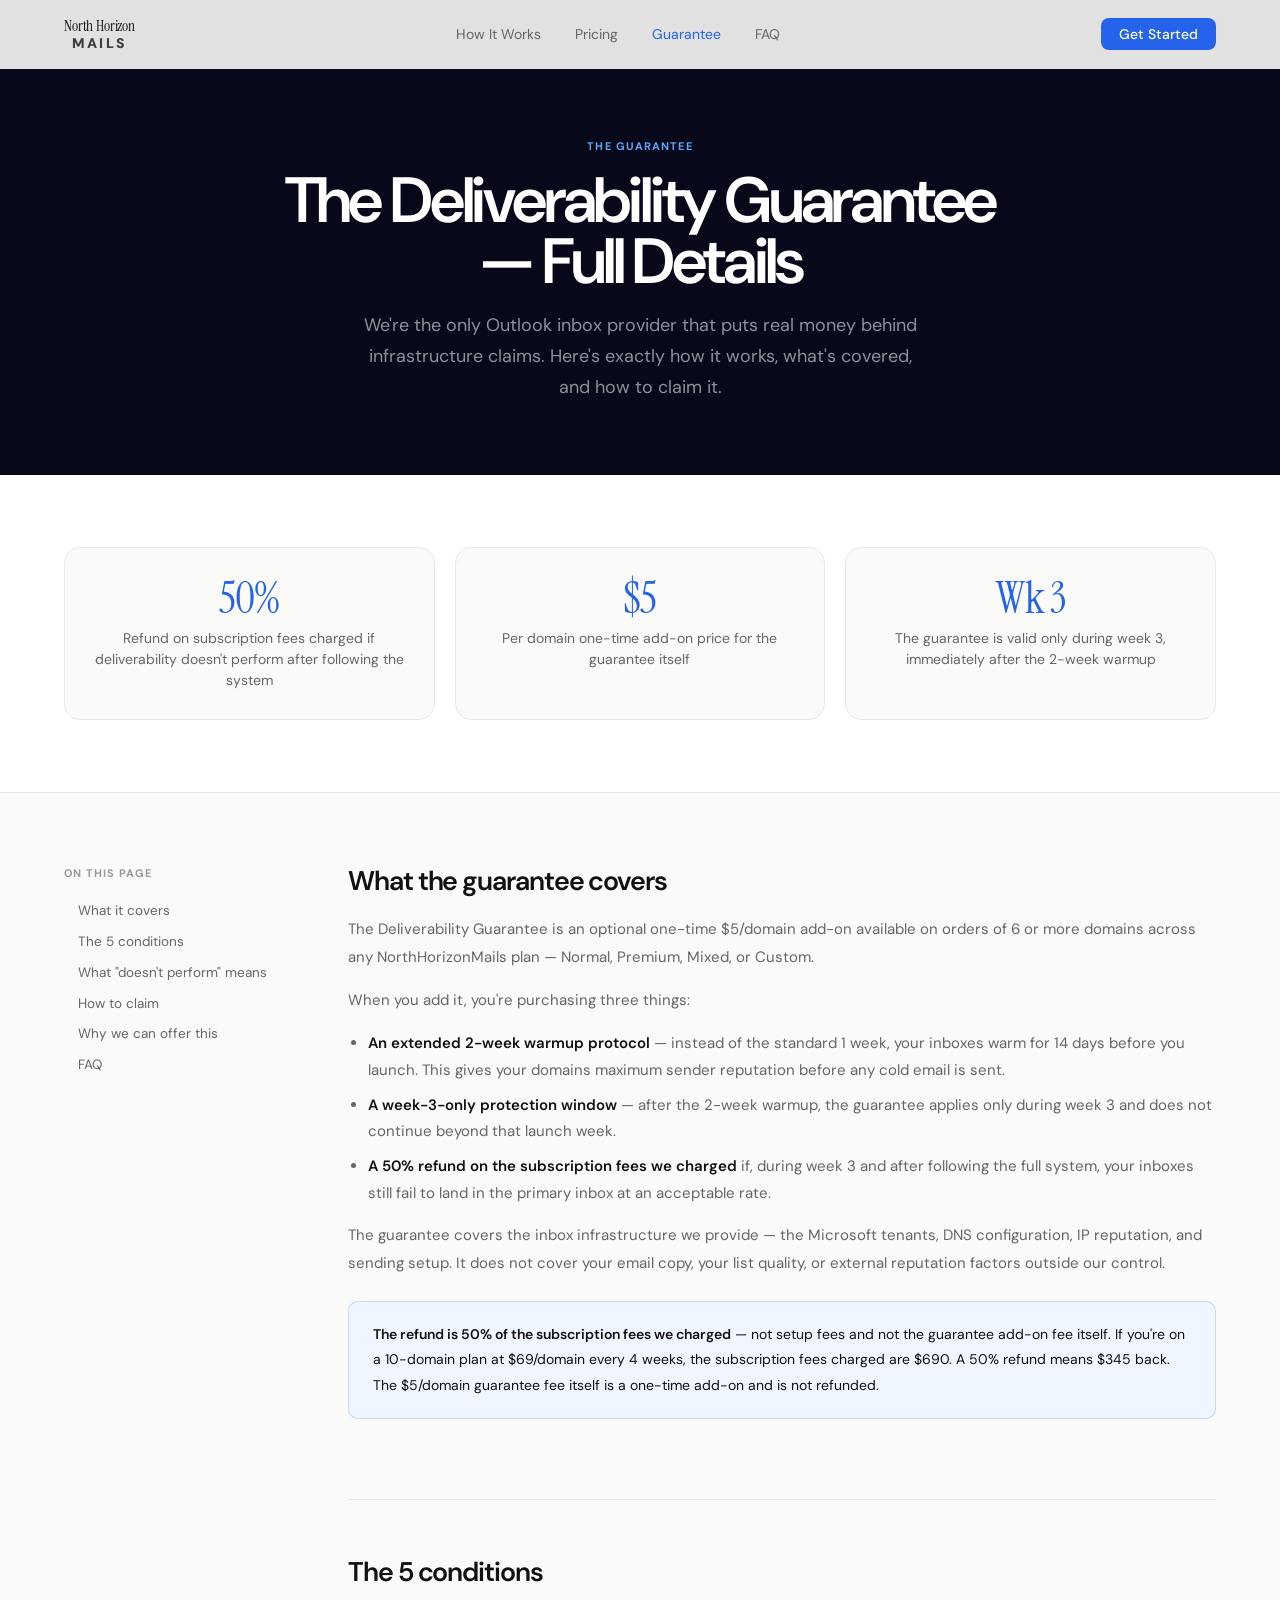
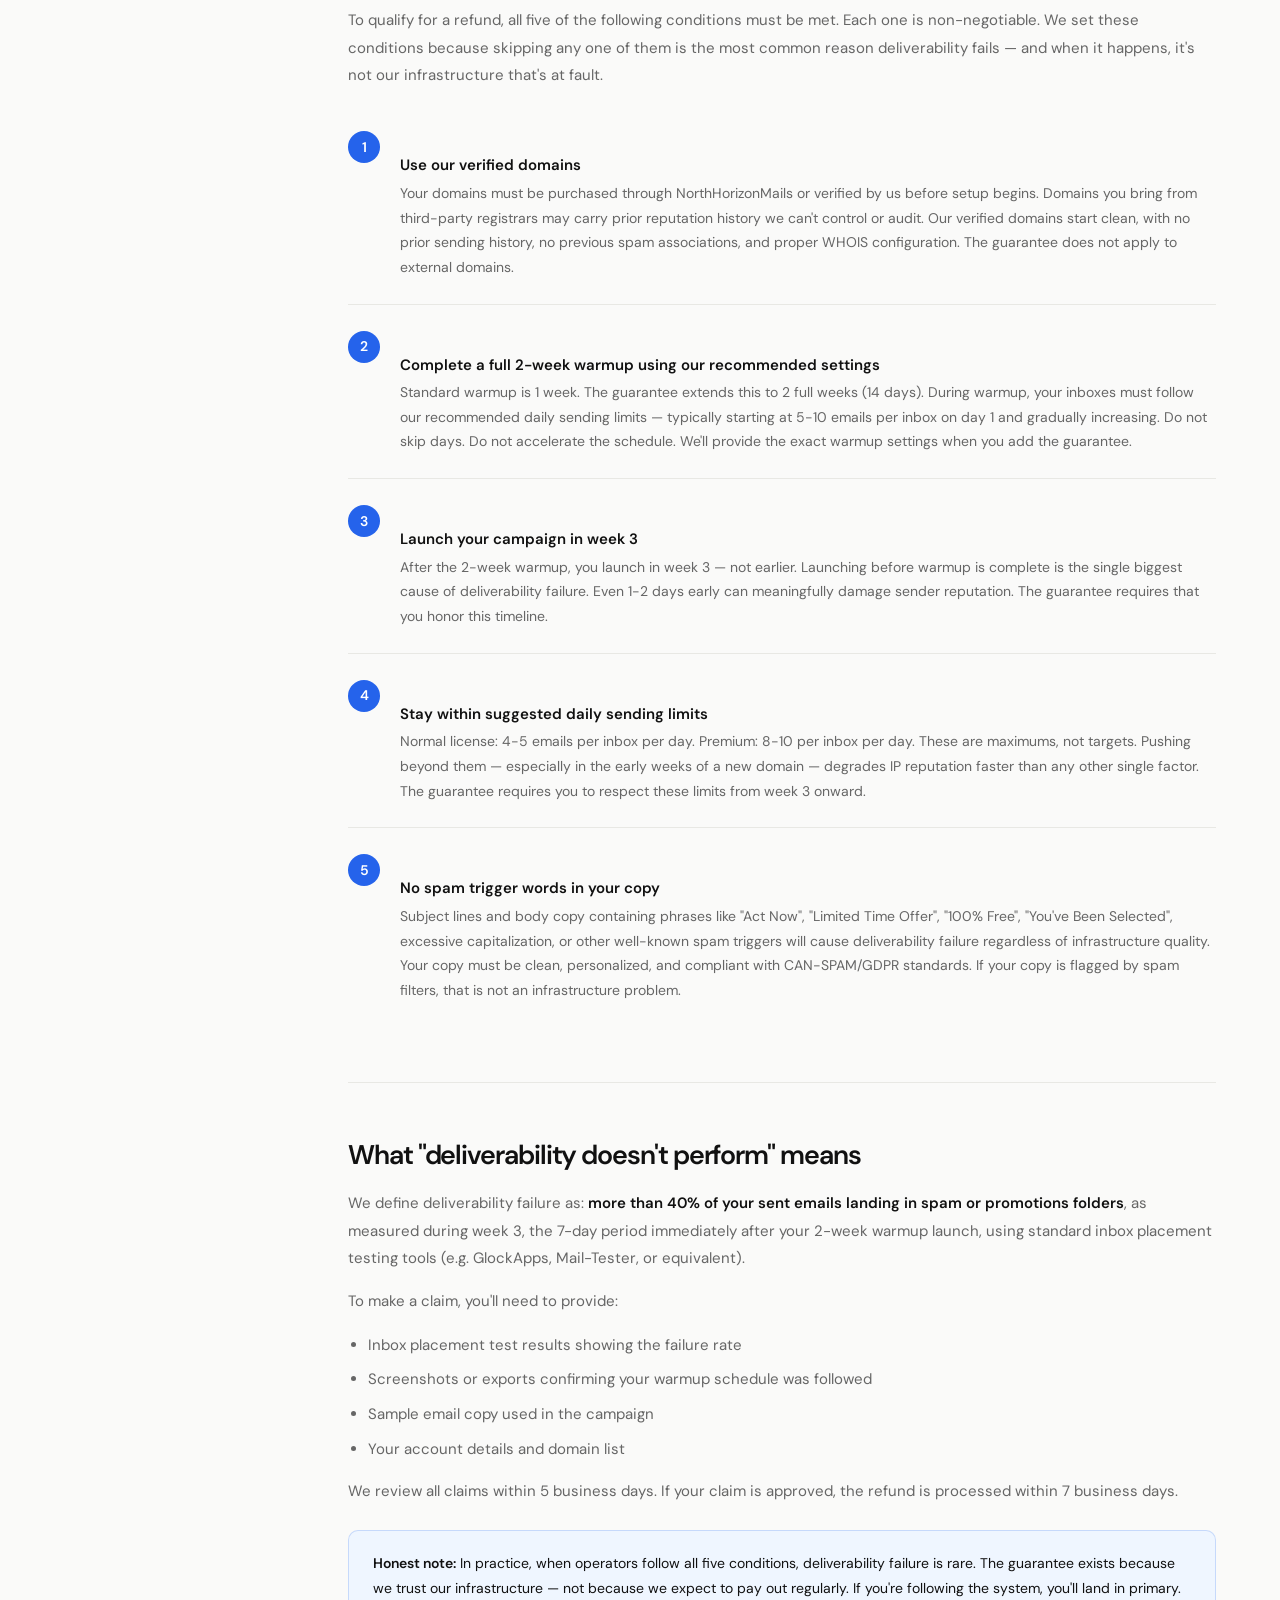
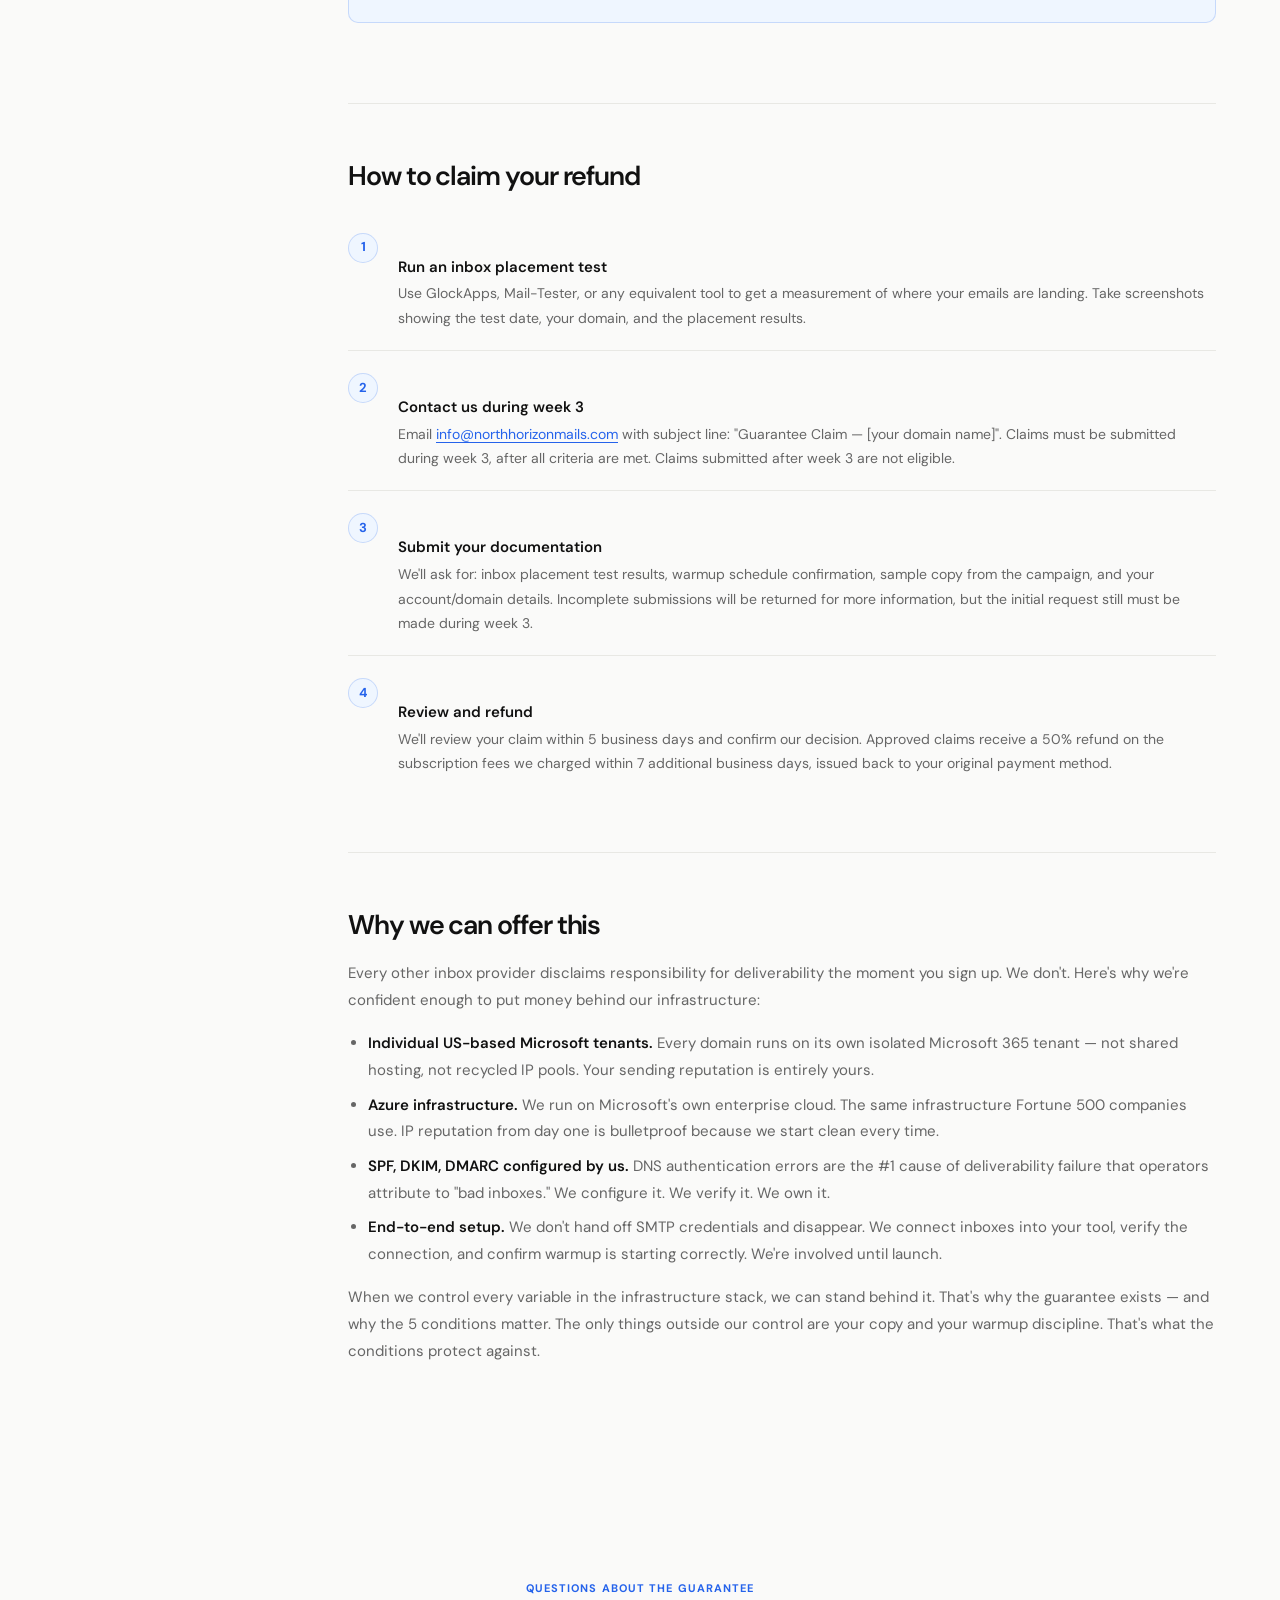
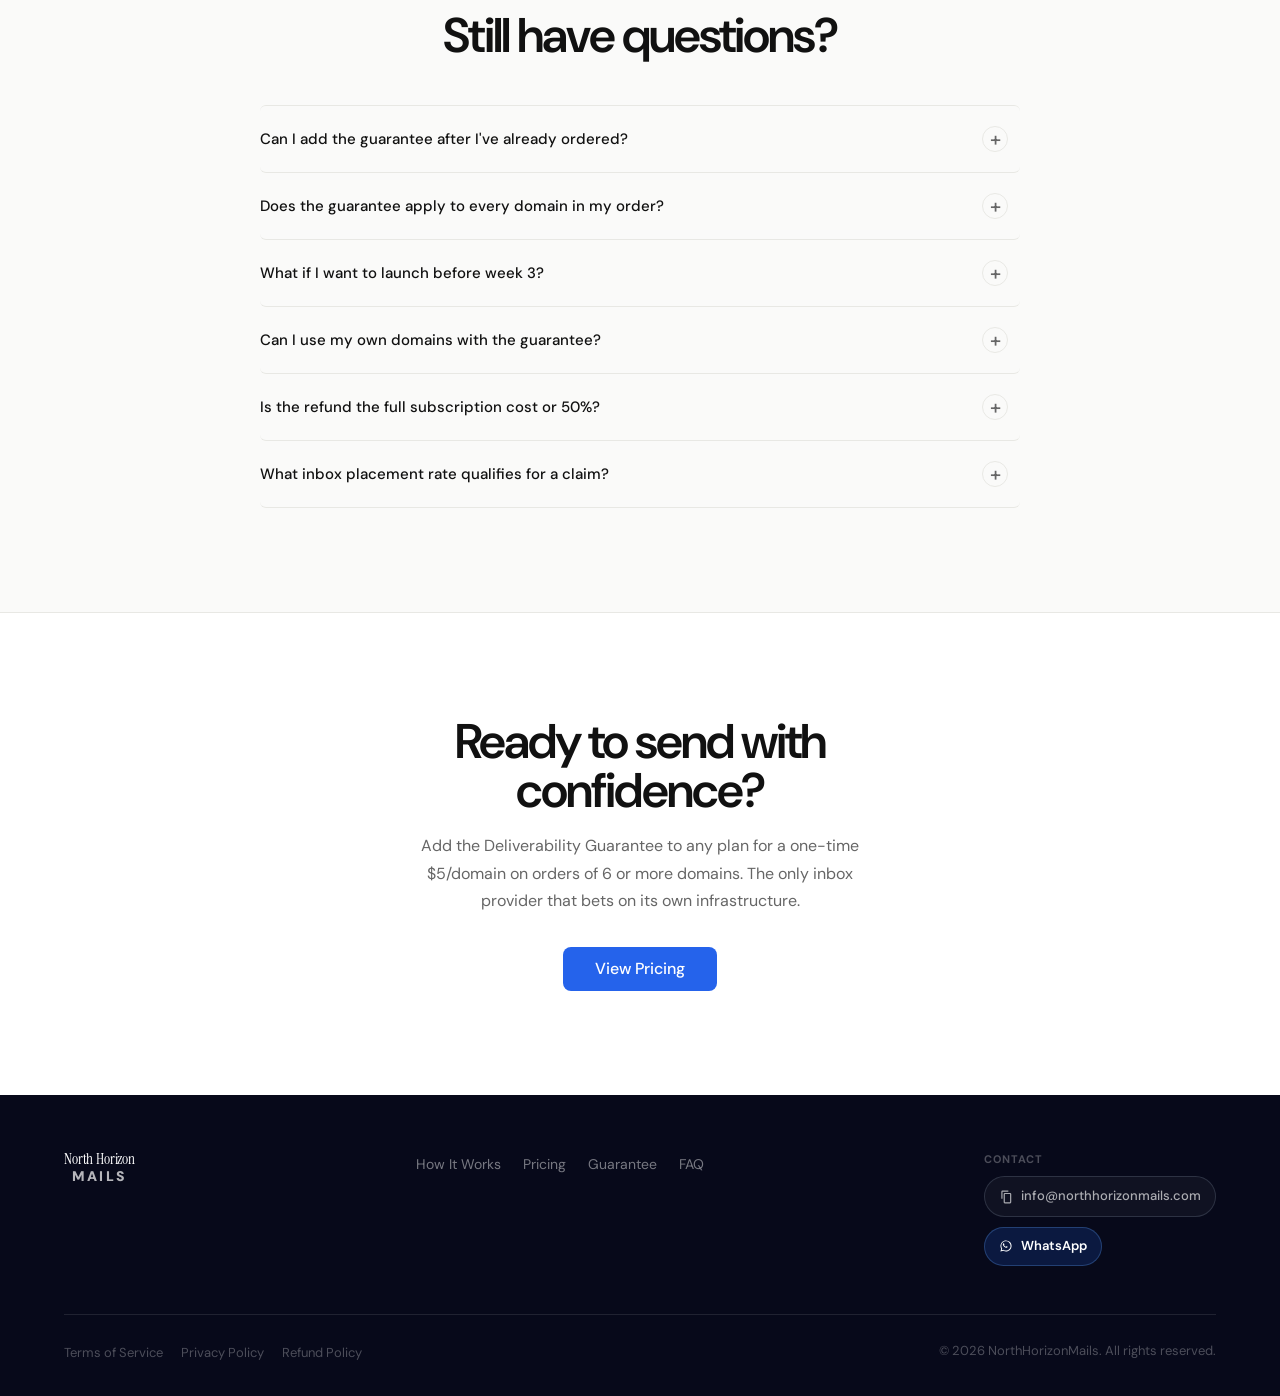
<file: guarantee.html>
<!DOCTYPE html>
<html lang="en">
<head>
  <meta charset="UTF-8" />
  <meta name="viewport" content="width=device-width, initial-scale=1.0" />
  <title>The Deliverability Guarantee — NorthHorizonMails</title>
  <meta name="description" content="Full details on the NorthHorizonMails Deliverability Guarantee. Follow the system, and if deliverability doesn't perform, we refund 50% of the subscription fees we charged." />
  <link rel="icon" href="favicon.svg" type="image/svg+xml" />
  <link rel="preconnect" href="https://fonts.googleapis.com" />
  <link rel="preconnect" href="https://fonts.gstatic.com" crossorigin />
  <link href="https://fonts.googleapis.com/css2?family=Instrument+Serif:ital@0;1&family=DM+Sans:opsz,wght@9..40,300;9..40,400;9..40,500;9..40,600;9..40,700&display=swap" rel="stylesheet" />
  <link rel="stylesheet" href="styles/tokens.css" />
  <link rel="stylesheet" href="styles/base.css" />
  <link rel="stylesheet" href="styles/animations.css" />
  <link rel="stylesheet" href="styles/components.css" />
  <link rel="stylesheet" href="styles/navbar.css" />
  <link rel="stylesheet" href="styles/footer.css" />
  <link rel="stylesheet" href="styles/page.css" />
  <link rel="stylesheet" href="styles/faq.css" />
  <style>
    /* ── Guarantee page specific ── */
    .g-page-hero {
      padding: calc(var(--nav-h) + 64px) 0 72px;
      background: var(--dark-bg);
      text-align: center;
    }
    .g-page-hero .tag { color: #60A5FA; }
    .g-page-hero h1 { color: white; max-width: 720px; margin: 0 auto 18px; }
    .g-page-hero p {
      font-size: 18px; color: rgba(255,255,255,0.55);
      max-width: 560px; margin: 0 auto; line-height: 1.72;
    }

    .g-overview {
      padding: 72px 0;
      background: var(--bg-alt);
      border-bottom: 1px solid var(--border-solid);
    }
    .g-overview-grid {
      display: grid;
      grid-template-columns: repeat(3, 1fr);
      gap: 20px;
    }
    .g-stat {
      text-align: center;
      padding: 28px 20px;
      background: var(--bg);
      border: 1px solid var(--border-solid);
      border-radius: var(--radius-lg);
    }
    .g-stat-n {
      font-family: var(--font-serif);
      font-size: 44px;
      letter-spacing: -0.02em;
      color: var(--accent);
      line-height: 1;
      margin-bottom: 8px;
    }
    .g-stat-l {
      font-size: 14px;
      color: var(--text-muted);
      line-height: 1.5;
    }

    .cond-detail {
      display: flex;
      gap: 20px;
      align-items: flex-start;
      padding: 24px 0;
      border-bottom: 1px solid var(--border-solid);
    }
    .cond-detail:last-child { border-bottom: none; }
    .cond-n {
      width: 32px; height: 32px; border-radius: 50%;
      background: var(--accent); color: white;
      font-size: 14px; font-weight: 600;
      display: flex; align-items: center; justify-content: center;
      flex-shrink: 0; margin-top: 2px;
    }
    .cond-body h3 {
      font-family: var(--font-sans);
      font-size: 15px; font-weight: 600; color: var(--text);
      margin-bottom: 6px;
    }
    .cond-body p {
      font-size: 14px; color: var(--text-muted); line-height: 1.76;
    }

    .claim-steps {
      counter-reset: claim;
    }
    .claim-step {
      display: flex; gap: 20px; align-items: flex-start;
      padding: 20px 0; border-bottom: 1px solid var(--border-solid);
    }
    .claim-step:last-child { border-bottom: none; }
    .claim-n {
      width: 30px; height: 30px; border-radius: 50%;
      background: var(--accent-bg); color: var(--accent);
      font-size: 13px; font-weight: 700;
      display: flex; align-items: center; justify-content: center;
      flex-shrink: 0; margin-top: 2px;
      border: 1.5px solid var(--accent-border);
    }
    .claim-body h3 {
      font-family: var(--font-sans);
      font-size: 15px; font-weight: 600; color: var(--text);
      margin-bottom: 5px;
    }
    .claim-body p { font-size: 14px; color: var(--text-muted); line-height: 1.74; }

    #g-faq { padding: var(--section-py) 0; background: var(--bg); }
    #g-faq .faq-hd { text-align: center; margin-bottom: 44px; }

    .g-cta-section {
      padding: var(--section-py) 0;
      background: var(--bg-alt);
      text-align: center;
      border-top: 1px solid var(--border-solid);
    }
    .g-cta-section h2 { max-width: 600px; margin: 0 auto 16px; }
    .g-cta-section p {
      font-size: 16px; color: var(--text-muted);
      max-width: 460px; margin: 0 auto 32px; line-height: 1.72;
    }
    .g-cta-section .btn { font-size: 16px; padding: 14px 32px; }

    @media (max-width: 700px) {
      .g-overview-grid { grid-template-columns: 1fr; }
      .cond-detail, .claim-step { flex-direction: row; }
    }
  </style>
</head>
<body>
<div class="cursor-dot" aria-hidden="true"></div>

<!-- NAVBAR -->
<nav id="navbar">
  <div class="nav-inner">
    <a href="index.html" class="nav-logo">
      <span class="logo-top">North Horizon</span>
      <span class="logo-bottom">Mails</span>
    </a>
    <ul class="nav-links">
      <li><a href="index.html#how-it-works">How It Works</a></li>
      <li><a href="index.html#pricing">Pricing</a></li>
      <li><a href="guarantee.html" style="color:var(--accent)">Guarantee</a></li>
      <li><a href="index.html#faq">FAQ</a></li>
    </ul>
    <a href="index.html#pricing" class="btn btn-primary nav-cta">Get Started</a>
    <button class="hamburger" id="hamburger" aria-label="Open menu" aria-expanded="false">
      <span></span><span></span><span></span>
    </button>
  </div>
</nav>
<div class="mobile-nav" id="mobile-nav">
  <a href="index.html#how-it-works">How It Works</a>
  <a href="index.html#pricing">Pricing</a>
  <a href="guarantee.html">Guarantee</a>
  <a href="index.html#faq">FAQ</a>
  <a href="index.html#pricing" class="btn btn-primary">Get Started</a>
</div>

<!-- HERO -->
<section class="g-page-hero">
  <div class="container">
    <span class="tag">The guarantee</span>
    <h1>The Deliverability Guarantee — Full Details</h1>
    <p>We're the only Outlook inbox provider that puts real money behind infrastructure claims. Here's exactly how it works, what's covered, and how to claim it.</p>
  </div>
</section>

<!-- STATS OVERVIEW -->
<section class="g-overview">
  <div class="container">
    <div class="g-overview-grid">
      <div class="g-stat fi">
        <p class="g-stat-n">50%</p>
        <p class="g-stat-l">Refund on subscription fees charged if deliverability doesn't perform after following the system</p>
      </div>
      <div class="g-stat fi d1">
        <p class="g-stat-n">$5</p>
        <p class="g-stat-l">Per domain one-time add-on price for the guarantee itself</p>
      </div>
      <div class="g-stat fi d2">
        <p class="g-stat-n">Wk 3</p>
        <p class="g-stat-l">The guarantee is valid only during week 3, immediately after the 2-week warmup</p>
      </div>
    </div>
  </div>
</section>

<!-- ARTICLE BODY -->
<section class="page-body">
  <div class="container">
    <div class="page-layout">

      <!-- TOC -->
      <nav class="page-toc">
        <h4>On this page</h4>
        <ul>
          <li><a href="#what-it-covers">What it covers</a></li>
          <li><a href="#the-5-conditions">The 5 conditions</a></li>
          <li><a href="#what-counts">What "doesn't perform" means</a></li>
          <li><a href="#how-to-claim">How to claim</a></li>
          <li><a href="#why-we-can">Why we can offer this</a></li>
          <li><a href="#g-faq">FAQ</a></li>
        </ul>
      </nav>

      <!-- Article -->
      <div class="page-article">

        <div class="article-section" id="what-it-covers">
          <h2>What the guarantee covers</h2>
          <p>The Deliverability Guarantee is an optional one-time $5/domain add-on available on orders of 6 or more domains across any NorthHorizonMails plan — Normal, Premium, Mixed, or Custom.</p>
          <p>When you add it, you're purchasing three things:</p>
          <ul>
            <li><strong>An extended 2-week warmup protocol</strong> — instead of the standard 1 week, your inboxes warm for 14 days before you launch. This gives your domains maximum sender reputation before any cold email is sent.</li>
            <li><strong>A week-3-only protection window</strong> — after the 2-week warmup, the guarantee applies only during week 3 and does not continue beyond that launch week.</li>
            <li><strong>A 50% refund on the subscription fees we charged</strong> if, during week 3 and after following the full system, your inboxes still fail to land in the primary inbox at an acceptable rate.</li>
          </ul>
          <p>The guarantee covers the inbox infrastructure we provide — the Microsoft tenants, DNS configuration, IP reputation, and sending setup. It does not cover your email copy, your list quality, or external reputation factors outside our control.</p>
          <div class="highlight-box">
            <p><strong>The refund is 50% of the subscription fees we charged</strong> — not setup fees and not the guarantee add-on fee itself. If you're on a 10-domain plan at $69/domain every 4 weeks, the subscription fees charged are $690. A 50% refund means $345 back. The $5/domain guarantee fee itself is a one-time add-on and is not refunded.</p>
          </div>
        </div>

        <div class="article-section" id="the-5-conditions">
          <h2>The 5 conditions</h2>
          <p>To qualify for a refund, all five of the following conditions must be met. Each one is non-negotiable. We set these conditions because skipping any one of them is the most common reason deliverability fails — and when it happens, it's not our infrastructure that's at fault.</p>

          <div class="cond-detail">
            <div class="cond-n">1</div>
            <div class="cond-body">
              <h3>Use our verified domains</h3>
              <p>Your domains must be purchased through NorthHorizonMails or verified by us before setup begins. Domains you bring from third-party registrars may carry prior reputation history we can't control or audit. Our verified domains start clean, with no prior sending history, no previous spam associations, and proper WHOIS configuration. The guarantee does not apply to external domains.</p>
            </div>
          </div>
          <div class="cond-detail">
            <div class="cond-n">2</div>
            <div class="cond-body">
              <h3>Complete a full 2-week warmup using our recommended settings</h3>
              <p>Standard warmup is 1 week. The guarantee extends this to 2 full weeks (14 days). During warmup, your inboxes must follow our recommended daily sending limits — typically starting at 5-10 emails per inbox on day 1 and gradually increasing. Do not skip days. Do not accelerate the schedule. We'll provide the exact warmup settings when you add the guarantee.</p>
            </div>
          </div>
          <div class="cond-detail">
            <div class="cond-n">3</div>
            <div class="cond-body">
              <h3>Launch your campaign in week 3</h3>
              <p>After the 2-week warmup, you launch in week 3 — not earlier. Launching before warmup is complete is the single biggest cause of deliverability failure. Even 1-2 days early can meaningfully damage sender reputation. The guarantee requires that you honor this timeline.</p>
            </div>
          </div>
          <div class="cond-detail">
            <div class="cond-n">4</div>
            <div class="cond-body">
              <h3>Stay within suggested daily sending limits</h3>
              <p>Normal license: 4-5 emails per inbox per day. Premium: 8-10 per inbox per day. These are maximums, not targets. Pushing beyond them — especially in the early weeks of a new domain — degrades IP reputation faster than any other single factor. The guarantee requires you to respect these limits from week 3 onward.</p>
            </div>
          </div>
          <div class="cond-detail">
            <div class="cond-n">5</div>
            <div class="cond-body">
              <h3>No spam trigger words in your copy</h3>
              <p>Subject lines and body copy containing phrases like "Act Now", "Limited Time Offer", "100% Free", "You've Been Selected", excessive capitalization, or other well-known spam triggers will cause deliverability failure regardless of infrastructure quality. Your copy must be clean, personalized, and compliant with CAN-SPAM/GDPR standards. If your copy is flagged by spam filters, that is not an infrastructure problem.</p>
            </div>
          </div>
        </div>

        <div class="article-section" id="what-counts">
          <h2>What "deliverability doesn't perform" means</h2>
          <p>We define deliverability failure as: <strong>more than 40% of your sent emails landing in spam or promotions folders</strong>, as measured during week 3, the 7-day period immediately after your 2-week warmup launch, using standard inbox placement testing tools (e.g. GlockApps, Mail-Tester, or equivalent).</p>
          <p>To make a claim, you'll need to provide:</p>
          <ul>
            <li>Inbox placement test results showing the failure rate</li>
            <li>Screenshots or exports confirming your warmup schedule was followed</li>
            <li>Sample email copy used in the campaign</li>
            <li>Your account details and domain list</li>
          </ul>
          <p>We review all claims within 5 business days. If your claim is approved, the refund is processed within 7 business days.</p>
          <div class="highlight-box">
            <p><strong>Honest note:</strong> In practice, when operators follow all five conditions, deliverability failure is rare. The guarantee exists because we trust our infrastructure — not because we expect to pay out regularly. If you're following the system, you'll land in primary.</p>
          </div>
        </div>

        <div class="article-section" id="how-to-claim">
          <h2>How to claim your refund</h2>

          <div class="claim-step">
            <div class="claim-n">1</div>
            <div class="claim-body">
              <h3>Run an inbox placement test</h3>
              <p>Use GlockApps, Mail-Tester, or any equivalent tool to get a measurement of where your emails are landing. Take screenshots showing the test date, your domain, and the placement results.</p>
            </div>
          </div>
          <div class="claim-step">
            <div class="claim-n">2</div>
            <div class="claim-body">
              <h3>Contact us during week 3</h3>
              <p>Email <a href="#" data-contact-email>Contact Email</a> with subject line: "Guarantee Claim — [your domain name]". Claims must be submitted during week 3, after all criteria are met. Claims submitted after week 3 are not eligible.</p>
            </div>
          </div>
          <div class="claim-step">
            <div class="claim-n">3</div>
            <div class="claim-body">
              <h3>Submit your documentation</h3>
              <p>We'll ask for: inbox placement test results, warmup schedule confirmation, sample copy from the campaign, and your account/domain details. Incomplete submissions will be returned for more information, but the initial request still must be made during week 3.</p>
            </div>
          </div>
          <div class="claim-step">
            <div class="claim-n">4</div>
            <div class="claim-body">
              <h3>Review and refund</h3>
              <p>We'll review your claim within 5 business days and confirm our decision. Approved claims receive a 50% refund on the subscription fees we charged within 7 additional business days, issued back to your original payment method.</p>
            </div>
          </div>
        </div>

        <div class="article-section" id="why-we-can">
          <h2>Why we can offer this</h2>
          <p>Every other inbox provider disclaims responsibility for deliverability the moment you sign up. We don't. Here's why we're confident enough to put money behind our infrastructure:</p>
          <ul>
            <li><strong>Individual US-based Microsoft tenants.</strong> Every domain runs on its own isolated Microsoft 365 tenant — not shared hosting, not recycled IP pools. Your sending reputation is entirely yours.</li>
            <li><strong>Azure infrastructure.</strong> We run on Microsoft's own enterprise cloud. The same infrastructure Fortune 500 companies use. IP reputation from day one is bulletproof because we start clean every time.</li>
            <li><strong>SPF, DKIM, DMARC configured by us.</strong> DNS authentication errors are the #1 cause of deliverability failure that operators attribute to "bad inboxes." We configure it. We verify it. We own it.</li>
            <li><strong>End-to-end setup.</strong> We don't hand off SMTP credentials and disappear. We connect inboxes into your tool, verify the connection, and confirm warmup is starting correctly. We're involved until launch.</li>
          </ul>
          <p>When we control every variable in the infrastructure stack, we can stand behind it. That's why the guarantee exists — and why the 5 conditions matter. The only things outside our control are your copy and your warmup discipline. That's what the conditions protect against.</p>
        </div>

      </div>
    </div>
  </div>
</section>

<!-- FAQ -->
<section id="g-faq">
  <div class="container">
    <div class="faq-hd fi">
      <span class="tag">Questions about the guarantee</span>
      <h2>Still have questions?</h2>
    </div>
    <div class="faq-list fi">
      <div class="faq-item">
        <button class="faq-q">Can I add the guarantee after I've already ordered?<span class="faq-ico">+</span></button>
        <div class="faq-a">Yes, but only before your warmup starts. Once warmup has begun, the guarantee cannot be added to that domain cohort. Contact us when placing your order or within the first 24 hours of setup to add it.</div>
      </div>
      <div class="faq-item">
        <button class="faq-q">Does the guarantee apply to every domain in my order?<span class="faq-ico">+</span></button>
        <div class="faq-a">The guarantee is priced per domain as a one-time $5 add-on and is only available on orders of 6 or more domains. Refunds are calculated per domain, and only domains with the guarantee add-on are eligible for a claim.</div>
      </div>
      <div class="faq-item">
        <button class="faq-q">What if I want to launch before week 3?<span class="faq-ico">+</span></button>
        <div class="faq-a">You can launch whenever you want — the guarantee simply won't apply if you launch before completing the full 2-week warmup. If deliverability is a priority and you've paid for the guarantee, we strongly recommend respecting the timeline. That extra week makes a measurable difference.</div>
      </div>
      <div class="faq-item">
        <button class="faq-q">Can I use my own domains with the guarantee?<span class="faq-ico">+</span></button>
        <div class="faq-a">No. The guarantee requires our verified domains because we can only stand behind reputation that we control from day one. Domains with prior sending history, unknown WHOIS status, or third-party DNS configurations introduce variables we can't audit. The guarantee is only available on NorthHorizonMails verified domains.</div>
      </div>
      <div class="faq-item">
        <button class="faq-q">Is the refund the full subscription cost or 50%?<span class="faq-ico">+</span></button>
        <div class="faq-a">50% of the subscription fees we charged. If you have 10 domains at $69 every 4 weeks, the subscription fees charged are $690. A successful claim returns $345. The guarantee add-on fee ($5/domain one-time) is not refunded — that's the cost of the guarantee itself.</div>
      </div>
      <div class="faq-item">
        <button class="faq-q">What inbox placement rate qualifies for a claim?<span class="faq-ico">+</span></button>
        <div class="faq-a">More than 40% of emails landing in spam or promotions, measured during week 3 using a standard inbox placement testing tool. You'll need to provide the test results as part of your claim documentation.</div>
      </div>
    </div>
  </div>
</section>

<!-- CTA -->
<section class="g-cta-section">
  <div class="container">
    <h2 class="fi">Ready to send with confidence?</h2>
    <p class="fi d1">Add the Deliverability Guarantee to any plan for a one-time $5/domain on orders of 6 or more domains. The only inbox provider that bets on its own infrastructure.</p>
    <a href="index.html#pricing" class="btn btn-primary fi d2">View Pricing</a>
  </div>
</section>

<!-- FOOTER -->
<footer id="footer">
  <div class="container">
    <div class="footer-top">
      <a href="index.html" class="footer-logo">
        <span class="logo-top">North Horizon</span>
        <span class="logo-bottom">Mails</span>
      </a>
      <ul class="footer-links">
        <li><a href="index.html#how-it-works">How It Works</a></li>
        <li><a href="index.html#pricing">Pricing</a></li>
        <li><a href="guarantee.html">Guarantee</a></li>
        <li><a href="index.html#faq">FAQ</a></li>
      </ul>
      <div class="footer-contact">
        <span class="footer-contact-label">Contact</span>
        <div class="footer-contact-links">
          <a href="#" class="footer-contact-email" data-contact-email>Contact Email</a>
          <a href="#" class="footer-contact-whatsapp" data-contact-whatsapp target="_blank" rel="noreferrer">WhatsApp</a>
        </div>
      </div>
    </div>
    <div class="footer-bottom">
      <ul class="footer-legal">
        <li><a href="terms.html">Terms of Service</a></li>
        <li><a href="privacy.html">Privacy Policy</a></li>
        <li><a href="refund.html">Refund Policy</a></li>
      </ul>
      <p class="footer-copy">© 2026 NorthHorizonMails. All rights reserved.</p>
    </div>
  </div>
</footer>

<script src="js/contact.js?v=20260402-8"></script>
<script src="js/config.js?v=20260402-8"></script>
<script src="js/app.js?v=20260402-8"></script>
</body>
</html>
</file>
<file: styles/tokens.css>
/* ════════════════════════════════════════════
   TOKENS.CSS — Design System Variables
   Edit this file to change colors, fonts, and
   spacing across the entire site.
════════════════════════════════════════════ */

:root {

  /* ── Colors ─────────────────────────────── */
  --bg:             #FAFAF9;      /* Main background */
  --bg-alt:         #FFFFFF;      /* Section alternate background */
  --text:           #111111;      /* Primary text */
  --text-muted:     #666666;      /* Secondary text */
  --text-light:     #999999;      /* Tertiary / placeholder text */

  /* Accent (blue) */
  --accent:         #2563EB;
  --accent-dark:    #1D4ED8;
  --accent-bg:      #EFF6FF;      /* Light blue tint for backgrounds */
  --accent-border:  rgba(37, 99, 235, 0.2);

  /* Borders */
  --border:         rgba(0, 0, 0, 0.08);
  --border-solid:   #E8E8E4;

  /* Dark section (Guarantee, Footer) */
  --dark-bg:           #07091A;
  --dark-surface:      rgba(255, 255, 255, 0.04);
  --dark-border:       rgba(255, 255, 255, 0.1);
  --dark-text:         rgba(255, 255, 255, 0.65);
  --dark-text-muted:   rgba(255, 255, 255, 0.45);
  --dark-text-faint:   rgba(255, 255, 255, 0.28);
  --dark-accent:       #60A5FA;
  --dark-accent-dim:   rgba(37, 99, 235, 0.28);
  --dark-accent-text:  #93C5FD;

  /* ── Shadows ─────────────────────────────── */
  --shadow-xs:  0 1px 2px rgba(0, 0, 0, 0.05);
  --shadow-sm:  0 2px 8px rgba(0, 0, 0, 0.06);
  --shadow-md:  0 4px 24px rgba(0, 0, 0, 0.08);
  --shadow-lg:  0 8px 48px rgba(0, 0, 0, 0.12);
  --shadow-accent: 0 4px 16px rgba(37, 99, 235, 0.30);

  /* ── Typography ──────────────────────────── */
  --font-serif: 'Instrument Serif', Georgia, 'Times New Roman', serif;
  --font-sans:  'DM Sans', system-ui, -apple-system, sans-serif;
  --font-heading: 'DM Sans', system-ui, -apple-system, sans-serif;
  --heading-weight: 600;
  --h1-line-height: 0.96;
  --h1-letter-spacing: -0.05em;
  --h2-line-height: 1.02;
  --h2-letter-spacing: -0.04em;
  --h3-line-height: 1.18;

  /* ── Sizing ──────────────────────────────── */
  --max-w:      1200px;
  --nav-h:      68px;
  --radius:     10px;
  --radius-lg:  16px;
  --section-py: 104px;

}

@media (max-width: 768px) {
  :root {
    --section-py: 72px;
  }
}

@media (max-width: 480px) {
  :root {
    --section-py: 56px;
  }
}
</file>
<file: styles/base.css>
/* ════════════════════════════════════════════
   BASE.CSS — Reset, body, container, headings
════════════════════════════════════════════ */

*, *::before, *::after {
  box-sizing: border-box;
  margin: 0;
  padding: 0;
}

html {
  /* scroll-behavior handled by Lenis */
}

body {
  font-family: var(--font-sans);
  background: var(--bg);
  color: var(--text);
  line-height: 1.6;
  -webkit-font-smoothing: antialiased;
  -moz-osx-font-smoothing: grayscale;
  overflow-x: hidden;
}

img, svg {
  display: block;
  max-width: 100%;
}

a {
  color: inherit;
}

button {
  font-family: var(--font-sans);
}

/* ── Container ── */
.container {
  max-width: var(--max-w);
  margin: 0 auto;
  padding: 0 24px;
}

@media (max-width: 480px) {
  .container {
    padding: 0 18px;
  }
}

/* ── Headings ── */
h1, h2 {
  font-family: var(--font-heading);
  font-weight: var(--heading-weight);
}

h1 {
  font-size: clamp(36px, 5vw, 68px);
  letter-spacing: var(--h1-letter-spacing);
  line-height: var(--h1-line-height);
}

h2 {
  font-size: clamp(30px, 3.8vw, 52px);
  letter-spacing: var(--h2-letter-spacing);
  line-height: var(--h2-line-height);
}

/* ── Section tag ── */
.tag {
  display: inline-block;
  font-size: 11px;
  font-weight: 700;
  letter-spacing: 0.1em;
  text-transform: uppercase;
  color: var(--accent);
  margin-bottom: 14px;
}
</file>
<file: styles/animations.css>
/* ════════════════════════════════════════════
   ANIMATIONS.CSS — Scroll fade-in
════════════════════════════════════════════ */

.fi {
  opacity: 0;
  transform: translateY(20px);
  transition: opacity 0.65s ease, transform 0.65s ease;
}

.fi.in {
  opacity: 1;
  transform: translateY(0);
}

.fi.d1 { transition-delay: 0.10s; }
.fi.d2 { transition-delay: 0.20s; }
.fi.d3 { transition-delay: 0.30s; }
.fi.d4 { transition-delay: 0.40s; }

/* ── Premium keyframes ───────────────────── */

/* Pulsing ring on hero badge dot */
@keyframes pulse-ring {
  0%   { box-shadow: 0 0 0 0 rgba(37, 99, 235, 0.55); }
  70%  { box-shadow: 0 0 0 7px rgba(37, 99, 235, 0); }
  100% { box-shadow: 0 0 0 0 rgba(37, 99, 235, 0); }
}

/* Floating hero orb — centered */
@keyframes float-orb-center {
  0%, 100% { transform: translateX(-50%) translateY(0); }
  50%       { transform: translateX(-50%) translateY(-24px); }
}

/* Floating hero orb — side */
@keyframes float-orb-side {
  0%, 100% { transform: translateY(0); }
  50%       { transform: translateY(18px); }
}

/* Pulse on pricing popular pill */
@keyframes pulse-pill {
  0%   { box-shadow: 0 0 0 0 rgba(37, 99, 235, 0.5); }
  70%  { box-shadow: 0 0 0 6px rgba(37, 99, 235, 0); }
  100% { box-shadow: 0 0 0 0 rgba(37, 99, 235, 0); }
}

/* Disable animations for users who prefer reduced motion */
@media (prefers-reduced-motion: reduce) {
  .fi {
    opacity: 1;
    transform: none;
    transition: none;
  }
  .hero-dot,
  .popular-pill,
  #hero::before,
  #hero::after {
    animation: none !important;
  }
}
</file>
<file: styles/components.css>
/* ════════════════════════════════════════════
   COMPONENTS.CSS — Shared UI components
   Buttons, dividers, check icons
════════════════════════════════════════════ */

/* ── Buttons ── */
.btn {
  display: inline-flex;
  align-items: center;
  justify-content: center;
  gap: 8px;
  padding: 12px 22px;
  font-family: var(--font-sans);
  font-size: 15px;
  font-weight: 500;
  line-height: 1;
  border-radius: 8px;
  border: none;
  cursor: pointer;
  text-decoration: none;
  transition: background 0.2s ease, box-shadow 0.2s ease, transform 0.2s ease, border-color 0.2s ease;
  white-space: nowrap;
  -webkit-tap-highlight-color: transparent;
}

.btn-primary {
  background: var(--accent);
  color: white;
}
.btn-primary:hover {
  background: var(--accent-dark);
  box-shadow: var(--shadow-accent);
  transform: translateY(-1px);
}
.btn-primary:active {
  transform: translateY(0);
  box-shadow: none;
}

.btn-secondary {
  background: transparent;
  color: var(--text);
  border: 1.5px solid rgba(0, 0, 0, 0.15);
}
.btn-secondary:hover {
  border-color: rgba(0, 0, 0, 0.3);
  transform: translateY(-1px);
}
.btn-secondary:active {
  transform: translateY(0);
}

.btn-outline {
  background: transparent;
  color: var(--accent);
  border: 1.5px solid var(--accent);
}
.btn-outline:hover {
  background: var(--accent-bg);
}

/* ── Custom cursor (desktop only) ── */
@media (pointer: fine) {
  *, *::before, *::after { cursor: none !important; }

  .cursor-dot {
    position: fixed;
    top: 0;
    left: 0;
    width: 14px;
    height: 14px;
    background: white;
    border-radius: 50%;
    pointer-events: none;
    z-index: 99999;
    mix-blend-mode: difference;
    will-change: transform;
    opacity: 0;
    transition: opacity 0.25s ease;
  }
  .cursor-dot.visible {
    opacity: 1;
  }
}

/* ── Check icon (pricing features) ── */
.chk {
  width: 17px;
  height: 17px;
  border-radius: 50%;
  background: var(--accent-bg);
  display: flex;
  align-items: center;
  justify-content: center;
  flex-shrink: 0;
  margin-top: 1px;
}
.chk svg {
  width: 9px;
  height: 9px;
  color: var(--accent);
}

/* ── Card divider ── */
.c-div {
  height: 1px;
  background: var(--border-solid);
  margin: 18px 0;
}
</file>
<file: styles/navbar.css>
/* ════════════════════════════════════════════
   NAVBAR.CSS
════════════════════════════════════════════ */

#navbar {
  position: fixed;
  top: 0; left: 0; right: 0;
  z-index: 1000;
  background: rgba(250, 250, 249, 0.9);
  backdrop-filter: blur(16px);
  -webkit-backdrop-filter: blur(16px);
  border-bottom: 1px solid transparent;
  transition: border-color 0.3s, box-shadow 0.3s;
}

#navbar.scrolled {
  border-color: var(--border-solid);
  box-shadow: var(--shadow-sm);
}

.nav-inner {
  max-width: var(--max-w);
  margin: 0 auto;
  padding: 0 24px;
  height: var(--nav-h);
  display: flex;
  align-items: center;
  justify-content: space-between;
  gap: 24px;
}

/* ── Two-line logo ── */
.nav-logo {
  text-decoration: none;
  display: flex;
  flex-direction: column;
  align-items: center;
  line-height: 1.15;
  flex-shrink: 0;
}
.logo-top {
  font-family: var(--font-serif);
  font-size: 15px;
  font-weight: 400;
  letter-spacing: -0.01em;
  text-transform: none;
  color: var(--text);
  margin-bottom: 1px;
  text-align: center;
}
.logo-bottom {
  font-family: var(--font-sans);
  font-size: 14px;
  font-weight: 900;
  letter-spacing: 0.15em;
  text-transform: uppercase;
  color: rgba(17, 17, 17, 0.78);
  line-height: 1;
  text-align: center;
}

/* ── Nav links ── */
.nav-links {
  display: flex;
  gap: 34px;
  list-style: none;
}
.nav-links a {
  font-size: 14px;
  color: var(--text-muted);
  text-decoration: none;
  transition: color 0.2s;
}
.nav-links a:hover {
  color: var(--text);
}

.nav-cta {
  font-size: 14px;
  padding: 9px 18px;
  flex-shrink: 0;
}

/* ── Hamburger ── */
.hamburger {
  display: none;
  flex-direction: column;
  gap: 5px;
  cursor: pointer;
  background: none;
  border: none;
  padding: 6px;
  -webkit-tap-highlight-color: transparent;
}
.hamburger span {
  display: block;
  width: 22px;
  height: 2px;
  background: var(--text);
  border-radius: 2px;
  transition: transform 0.3s ease, opacity 0.3s ease;
}
.hamburger.open span:nth-child(1) { transform: translateY(7px) rotate(45deg); }
.hamburger.open span:nth-child(2) { opacity: 0; transform: scaleX(0); }
.hamburger.open span:nth-child(3) { transform: translateY(-7px) rotate(-45deg); }

/* ── Mobile nav ── */
.mobile-nav {
  position: fixed;
  top: var(--nav-h); left: 0; right: 0;
  background: rgba(250, 250, 249, 0.98);
  backdrop-filter: blur(16px);
  -webkit-backdrop-filter: blur(16px);
  border-bottom: 1px solid var(--border-solid);
  display: flex;
  flex-direction: column;
  overflow: hidden;
  max-height: 0;
  opacity: 0;
  transition: max-height 0.38s cubic-bezier(0.4, 0, 0.2, 1), opacity 0.3s ease;
  z-index: 999;
}
.mobile-nav.open {
  max-height: 420px;
  opacity: 1;
}
.mobile-nav a {
  font-size: 16px;
  color: var(--text);
  text-decoration: none;
  padding: 14px 24px;
  border-bottom: 1px solid var(--border-solid);
  transition: color 0.2s, background 0.2s;
}
.mobile-nav a:hover {
  color: var(--accent);
  background: var(--accent-bg);
}
.mobile-nav .btn {
  margin: 16px 24px 20px;
  justify-content: center;
}

@media (max-width: 768px) {
  .nav-links, .nav-cta { display: none; }
  .hamburger { display: flex; }
}
</file>
<file: styles/footer.css>
/* ════════════════════════════════════════════
   FOOTER.CSS
════════════════════════════════════════════ */

#footer {
  background: var(--dark-bg);
  padding: 56px 0 32px;
}

/* ── Two-line footer logo ── */
.footer-logo {
  text-decoration: none;
  display: flex;
  flex-direction: column;
  align-items: center;
  line-height: 1.15;
}
.footer-logo .logo-top {
  font-family: var(--font-serif);
  font-size: 15px;
  font-weight: 400;
  letter-spacing: -0.01em;
  text-transform: none;
  color: white;
  margin-bottom: 1px;
  text-align: center;
}
.footer-logo .logo-bottom {
  font-family: var(--font-sans);
  font-size: 14px;
  font-weight: 900;
  letter-spacing: 0.15em;
  text-transform: uppercase;
  color: rgba(255, 255, 255, 0.7);
  line-height: 1;
  text-align: center;
}

.footer-top {
  display: flex;
  justify-content: space-between;
  align-items: flex-start;
  flex-wrap: wrap;
  gap: 28px;
  margin-bottom: 48px;
}

.footer-links {
  display: flex;
  gap: 22px;
  list-style: none;
  flex-wrap: wrap;
  align-items: center;
}
.footer-links a {
  font-size: 14px;
  color: var(--dark-text-muted);
  text-decoration: none;
  transition: color 0.2s;
}
.footer-links a:hover {
  color: white;
}

.footer-contact {
  display: flex;
  flex-direction: column;
  align-items: flex-start;
  gap: 8px;
  font-size: 14px;
  color: var(--dark-text-muted);
}
.footer-contact-label {
  font-size: 11px;
  font-weight: 700;
  letter-spacing: 0.08em;
  text-transform: uppercase;
  color: var(--dark-text-faint);
}

.footer-contact-links {
  display: flex;
  flex-direction: column;
  align-items: flex-start;
  gap: 10px;
}

.footer-contact-email {
  display: inline-flex;
  align-items: center;
  gap: 8px;
  padding: 9px 14px;
  border-radius: 999px;
  background: rgba(255, 255, 255, 0.04);
  border: 1px solid rgba(148, 163, 184, 0.22);
  color: var(--dark-text);
  text-decoration: none;
  font-size: 13px;
  font-weight: 500;
  transition: color 0.2s, background 0.2s, border-color 0.2s, transform 0.2s;
}
.footer-contact-email:hover {
  color: white;
  background: rgba(255, 255, 255, 0.07);
  border-color: rgba(148, 163, 184, 0.34);
  transform: translateY(-1px);
}
.footer-contact-email::before {
  content: "";
  width: 14px;
  height: 14px;
  flex-shrink: 0;
  background: currentColor;
  -webkit-mask: url("data:image/svg+xml,%3Csvg xmlns='http://www.w3.org/2000/svg' viewBox='0 0 24 24'%3E%3Cpath fill='black' d='M16 1H6a2 2 0 0 0-2 2v12h2V3h10V1Zm3 4H10a2 2 0 0 0-2 2v14a2 2 0 0 0 2 2h9a2 2 0 0 0 2-2V7a2 2 0 0 0-2-2Zm0 16H10V7h9v14Z'/%3E%3C/svg%3E") center / contain no-repeat;
  mask: url("data:image/svg+xml,%3Csvg xmlns='http://www.w3.org/2000/svg' viewBox='0 0 24 24'%3E%3Cpath fill='black' d='M16 1H6a2 2 0 0 0-2 2v12h2V3h10V1Zm3 4H10a2 2 0 0 0-2 2v14a2 2 0 0 0 2 2h9a2 2 0 0 0 2-2V7a2 2 0 0 0-2-2Zm0 16H10V7h9v14Z'/%3E%3C/svg%3E") center / contain no-repeat;
}

.footer-contact-whatsapp {
  display: inline-flex;
  align-items: center;
  justify-content: center;
  gap: 8px;
  padding: 8px 14px;
  border-radius: 999px;
  background: rgba(37, 99, 235, 0.18);
  border: 1px solid rgba(96, 165, 250, 0.28);
  color: white;
  font-size: 13px;
  font-weight: 600;
  text-decoration: none;
  transition: background 0.2s, border-color 0.2s, transform 0.2s;
}
.footer-contact-whatsapp:hover {
  background: rgba(37, 99, 235, 0.28);
  border-color: rgba(147, 197, 253, 0.42);
  transform: translateY(-1px);
}
.footer-contact-whatsapp::before {
  content: "";
  width: 14px;
  height: 14px;
  flex-shrink: 0;
  background: currentColor;
  -webkit-mask: url("data:image/svg+xml,%3Csvg xmlns='http://www.w3.org/2000/svg' viewBox='0 0 32 32'%3E%3Cpath fill='black' d='M19.11 17.21c-.27-.14-1.58-.78-1.82-.87-.24-.09-.42-.14-.6.14-.18.27-.69.87-.85 1.05-.15.18-.31.21-.58.07-.27-.14-1.13-.42-2.15-1.34-.8-.71-1.34-1.59-1.49-1.86-.15-.27-.02-.42.11-.56.12-.12.27-.31.4-.47.13-.15.18-.27.27-.45.09-.18.05-.34-.02-.47-.07-.14-.6-1.45-.82-1.99-.22-.53-.44-.46-.6-.47h-.51c-.18 0-.47.07-.71.34-.24.27-.93.91-.93 2.22 0 1.31.96 2.57 1.09 2.75.14.18 1.89 2.89 4.57 4.05.64.28 1.14.45 1.53.58.64.2 1.22.17 1.68.1.51-.08 1.58-.65 1.8-1.28.22-.63.22-1.17.15-1.28-.07-.11-.24-.18-.51-.31Z'/%3E%3Cpath fill='black' d='M16.03 3.2c-6.98 0-12.66 5.67-12.66 12.64 0 2.23.58 4.41 1.68 6.33L3.2 28.8l6.82-1.79a12.7 12.7 0 0 0 6.01 1.53h.01c6.97 0 12.65-5.67 12.65-12.64 0-3.38-1.32-6.55-3.71-8.94a12.56 12.56 0 0 0-8.95-3.76Zm0 23.2h-.01a10.57 10.57 0 0 1-5.39-1.48l-.39-.23-4.04 1.06 1.08-3.94-.25-.4a10.5 10.5 0 0 1-1.62-5.55c0-5.79 4.72-10.51 10.53-10.51 2.81 0 5.45 1.09 7.43 3.08a10.44 10.44 0 0 1 3.08 7.43c0 5.8-4.72 10.52-10.52 10.52Z'/%3E%3C/svg%3E") center / contain no-repeat;
  mask: url("data:image/svg+xml,%3Csvg xmlns='http://www.w3.org/2000/svg' viewBox='0 0 32 32'%3E%3Cpath fill='black' d='M19.11 17.21c-.27-.14-1.58-.78-1.82-.87-.24-.09-.42-.14-.6.14-.18.27-.69.87-.85 1.05-.15.18-.31.21-.58.07-.27-.14-1.13-.42-2.15-1.34-.8-.71-1.34-1.59-1.49-1.86-.15-.27-.02-.42.11-.56.12-.12.27-.31.4-.47.13-.15.18-.27.27-.45.09-.18.05-.34-.02-.47-.07-.14-.6-1.45-.82-1.99-.22-.53-.44-.46-.6-.47h-.51c-.18 0-.47.07-.71.34-.24.27-.93.91-.93 2.22 0 1.31.96 2.57 1.09 2.75.14.18 1.89 2.89 4.57 4.05.64.28 1.14.45 1.53.58.64.2 1.22.17 1.68.1.51-.08 1.58-.65 1.8-1.28.22-.63.22-1.17.15-1.28-.07-.11-.24-.18-.51-.31Z'/%3E%3Cpath fill='black' d='M16.03 3.2c-6.98 0-12.66 5.67-12.66 12.64 0 2.23.58 4.41 1.68 6.33L3.2 28.8l6.82-1.79a12.7 12.7 0 0 0 6.01 1.53h.01c6.97 0 12.65-5.67 12.65-12.64 0-3.38-1.32-6.55-3.71-8.94a12.56 12.56 0 0 0-8.95-3.76Zm0 23.2h-.01a10.57 10.57 0 0 1-5.39-1.48l-.39-.23-4.04 1.06 1.08-3.94-.25-.4a10.5 10.5 0 0 1-1.62-5.55c0-5.79 4.72-10.51 10.53-10.51 2.81 0 5.45 1.09 7.43 3.08a10.44 10.44 0 0 1 3.08 7.43c0 5.8-4.72 10.52-10.52 10.52Z'/%3E%3C/svg%3E") center / contain no-repeat;
}

/* ── Bottom bar ── */
.footer-bottom {
  border-top: 1px solid var(--dark-border);
  padding-top: 24px;
  display: flex;
  justify-content: space-between;
  align-items: center;
  flex-wrap: wrap;
  gap: 14px;
}

.footer-legal {
  display: flex;
  gap: 18px;
  list-style: none;
  flex-wrap: wrap;
}
.footer-legal a {
  font-size: 13px;
  color: var(--dark-text-faint);
  text-decoration: none;
  transition: color 0.2s;
}
.footer-legal a:hover {
  color: rgba(255, 255, 255, 0.65);
}

.footer-copy {
  font-size: 13px;
  color: var(--dark-text-faint);
}

/* ── Responsive ── */
@media (max-width: 640px) {
  .footer-top {
    flex-direction: column;
    align-items: center;
    gap: 22px;
    text-align: center;
  }

  .footer-links {
    justify-content: center;
  }

  .footer-contact-links {
    align-items: center;
  }

  .footer-bottom {
    flex-direction: column;
    align-items: center;
    gap: 10px;
    text-align: center;
  }

  .footer-legal {
    justify-content: center;
  }
}
</file>
<file: styles/page.css>
/* ════════════════════════════════════════════
   PAGE.CSS — Layout for detail/legal pages
   (guarantee.html, terms.html, etc.)
════════════════════════════════════════════ */

.page-hero {
  padding: calc(var(--nav-h) + 64px) 0 64px;
  background: radial-gradient(ellipse at 50% -10%, rgba(37, 99, 235, 0.06) 0%, transparent 65%), var(--bg);
  border-bottom: 1px solid var(--border-solid);
}

.page-hero h1 {
  font-size: clamp(34px, 4.2vw, 54px);
  max-width: 680px;
  margin: 0 auto 18px;
  text-align: center;
}

.page-hero-meta {
  text-align: center;
  font-size: 14px;
  color: var(--text-light);
}

/* ── Article layout ── */
.page-body {
  padding: 72px 0 104px;
  background: var(--bg);
}

.page-layout {
  display: grid;
  grid-template-columns: 220px 1fr;
  gap: 64px;
  align-items: start;
}

/* ── Sticky sidebar TOC ── */
.page-toc {
  position: sticky;
  top: calc(var(--nav-h) + 24px);
}

.page-toc h4 {
  font-family: var(--font-sans);
  font-size: 11px;
  font-weight: 700;
  letter-spacing: 0.09em;
  text-transform: uppercase;
  color: var(--text-light);
  margin-bottom: 14px;
}

.page-toc ul {
  list-style: none;
}
.page-toc li {
  margin-bottom: 2px;
}
.page-toc a {
  display: block;
  font-size: 13.5px;
  color: var(--text-muted);
  text-decoration: none;
  padding: 5px 0 5px 12px;
  border-left: 2px solid transparent;
  transition: color 0.2s, border-color 0.2s;
  line-height: 1.4;
}
.page-toc a:hover {
  color: var(--accent);
  border-color: var(--accent);
}

/* ── Article content ── */
.page-article {
  min-width: 0;
}

.article-section {
  margin-bottom: 56px;
  padding-bottom: 56px;
  border-bottom: 1px solid var(--border-solid);
}
.article-section:last-child {
  margin-bottom: 0;
  padding-bottom: 0;
  border-bottom: none;
}

.article-section h2 {
  font-size: clamp(22px, 2.2vw, 27px);
  line-height: 1.15;
  margin-bottom: 20px;
}

.article-section h3 {
  font-family: var(--font-heading);
  font-size: 16px;
  font-weight: var(--heading-weight);
  color: var(--text);
  line-height: var(--h3-line-height);
  margin: 28px 0 10px;
}

.article-section p {
  font-size: 15px;
  color: var(--text-muted);
  line-height: 1.82;
  margin-bottom: 16px;
}
.article-section p:last-child {
  margin-bottom: 0;
}

.article-section ul,
.article-section ol {
  padding-left: 20px;
  margin-bottom: 16px;
}
.article-section li {
  font-size: 15px;
  color: var(--text-muted);
  line-height: 1.78;
  margin-bottom: 8px;
}

.article-section strong {
  color: var(--text);
  font-weight: 600;
}

.article-section a {
  color: var(--accent);
  text-decoration: underline;
  text-underline-offset: 3px;
}

/* ── Highlight box ── */
.highlight-box {
  background: var(--accent-bg);
  border: 1px solid var(--accent-border);
  border-radius: var(--radius);
  padding: 20px 24px;
  margin: 24px 0;
}
.highlight-box p {
  font-size: 14px !important;
  color: var(--text) !important;
  margin-bottom: 0 !important;
}

/* ── Responsive ── */
@media (max-width: 900px) {
  .page-layout {
    grid-template-columns: 1fr;
    gap: 0;
  }
  .page-toc {
    display: none;
  }
}

@media (max-width: 480px) {
  .page-body {
    padding: 48px 0 72px;
  }
}
</file>
<file: styles/faq.css>
/* ════════════════════════════════════════════
   FAQ.CSS — Accordion with smooth animation
════════════════════════════════════════════ */

#faq {
  padding: var(--section-py) 0;
  background: var(--bg);
}

.faq-hd {
  text-align: center;
  margin-bottom: 52px;
}

.faq-list {
  max-width: 760px;
  margin: 0 auto;
}

/* ── Item ── */
.faq-item {
  border-bottom: 1px solid var(--border-solid);
  transition: background 0.2s;
  border-radius: 6px;
}
.faq-item:first-child {
  border-top: 1px solid var(--border-solid);
}
.faq-item.open {
  background: rgba(37, 99, 235, 0.025);
}

/* ── Question button ── */
.faq-q {
  width: 100%;
  display: flex;
  align-items: center;
  justify-content: space-between;
  gap: 16px;
  padding: 20px 12px 20px 0;
  background: none;
  border: none;
  cursor: pointer;
  text-align: left;
  font-family: var(--font-sans);
  font-size: 15px;
  font-weight: 500;
  color: var(--text);
  transition: color 0.2s;
  -webkit-tap-highlight-color: transparent;
  min-height: 44px; /* touch target */
}
.faq-q:hover {
  color: var(--accent);
}
.faq-item.open .faq-q {
  color: var(--accent);
}

/* ── +/× icon ── */
.faq-ico {
  width: 26px;
  height: 26px;
  border-radius: 50%;
  border: 1.5px solid var(--border-solid);
  display: flex;
  align-items: center;
  justify-content: center;
  flex-shrink: 0;
  font-size: 20px;
  line-height: 1;
  color: var(--text-muted);
  transition: background 0.3s, border-color 0.3s, color 0.3s, transform 0.3s;
}
.faq-item.open .faq-ico {
  background: var(--accent);
  border-color: var(--accent);
  color: white;
  transform: rotate(45deg);
}

/* ── Answer — smooth max-height animation ── */
.faq-a {
  overflow: hidden;
  max-height: 0;
  padding: 0 44px 0 0;
  font-size: 14px;
  color: var(--text-muted);
  line-height: 1.84;
  transition: max-height 0.42s cubic-bezier(0.4, 0, 0.2, 1),
              padding-bottom 0.42s ease;
}
.faq-item.open .faq-a {
  max-height: 600px;
  padding-bottom: 22px;
}

/* ── Responsive ── */
@media (max-width: 480px) {
  .faq-q {
    font-size: 14px;
    padding-right: 0;
  }
  .faq-a {
    padding-right: 0;
  }
}
</file>
